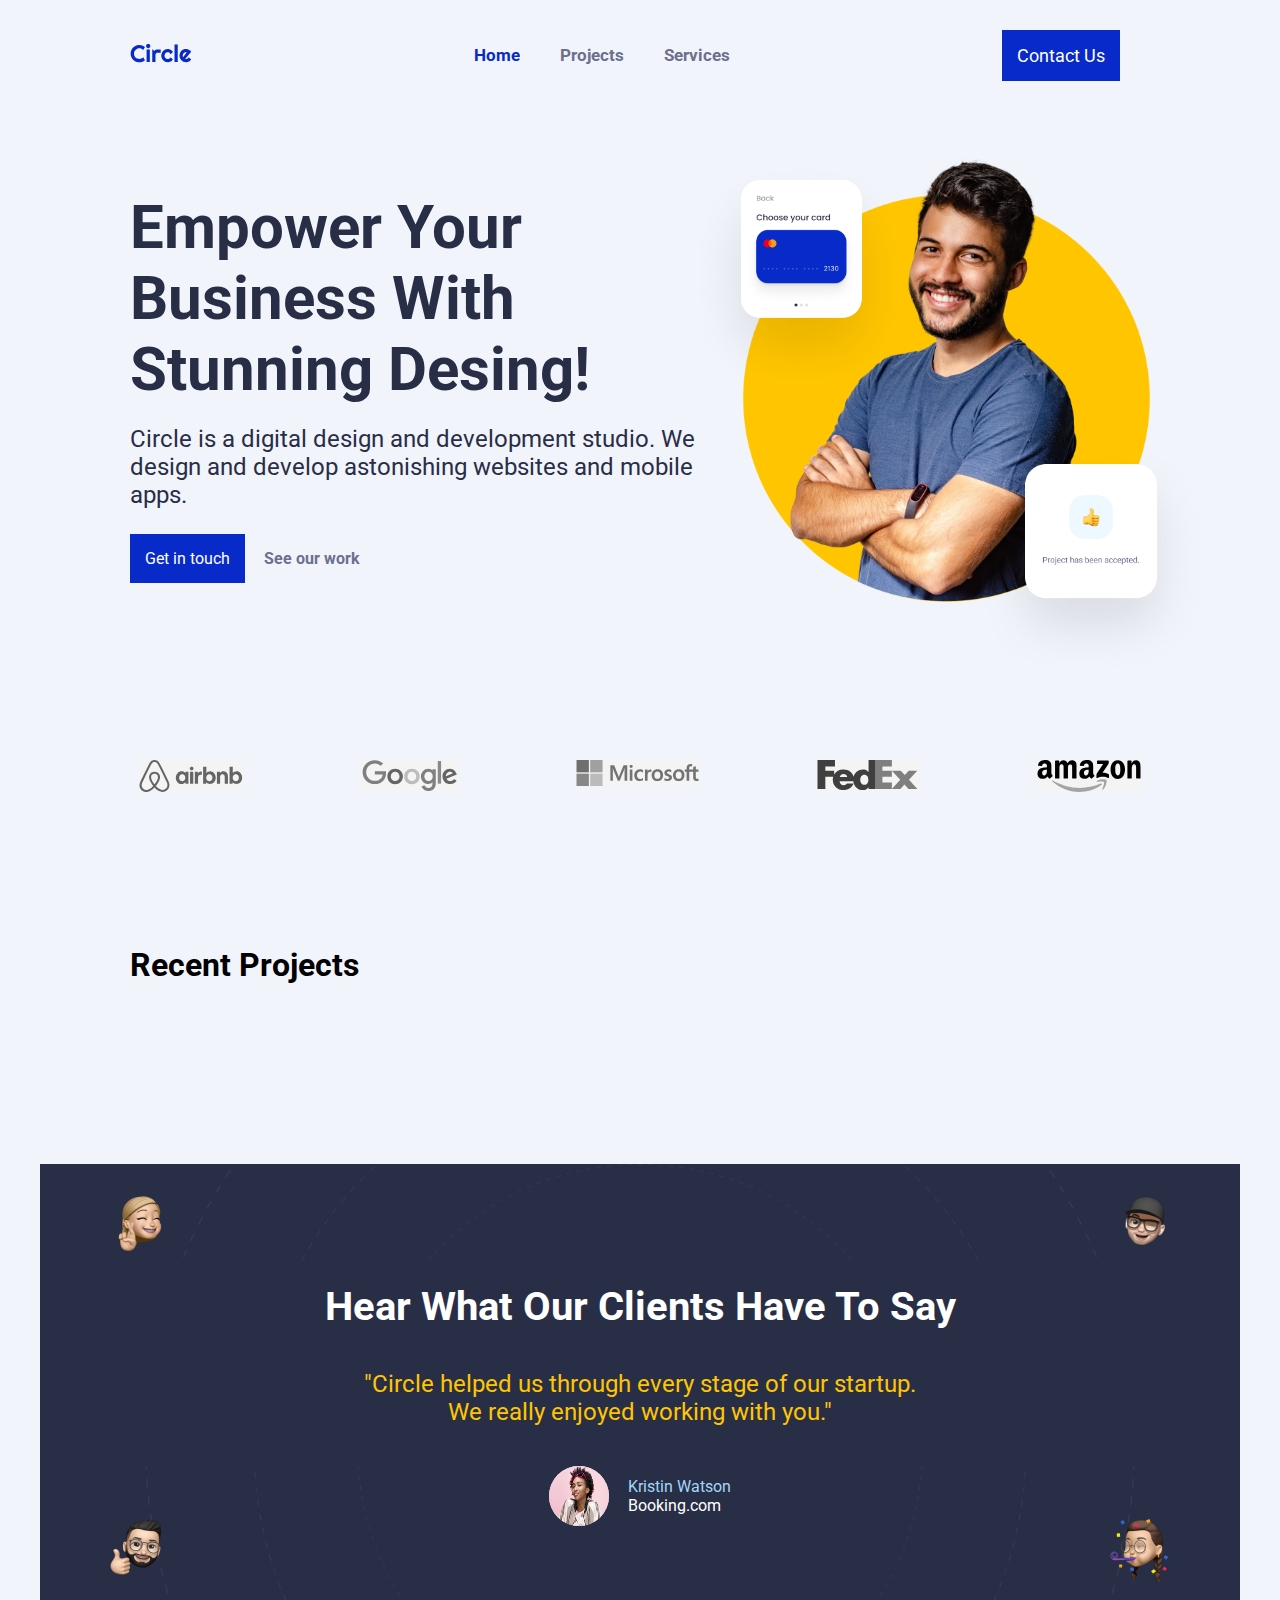
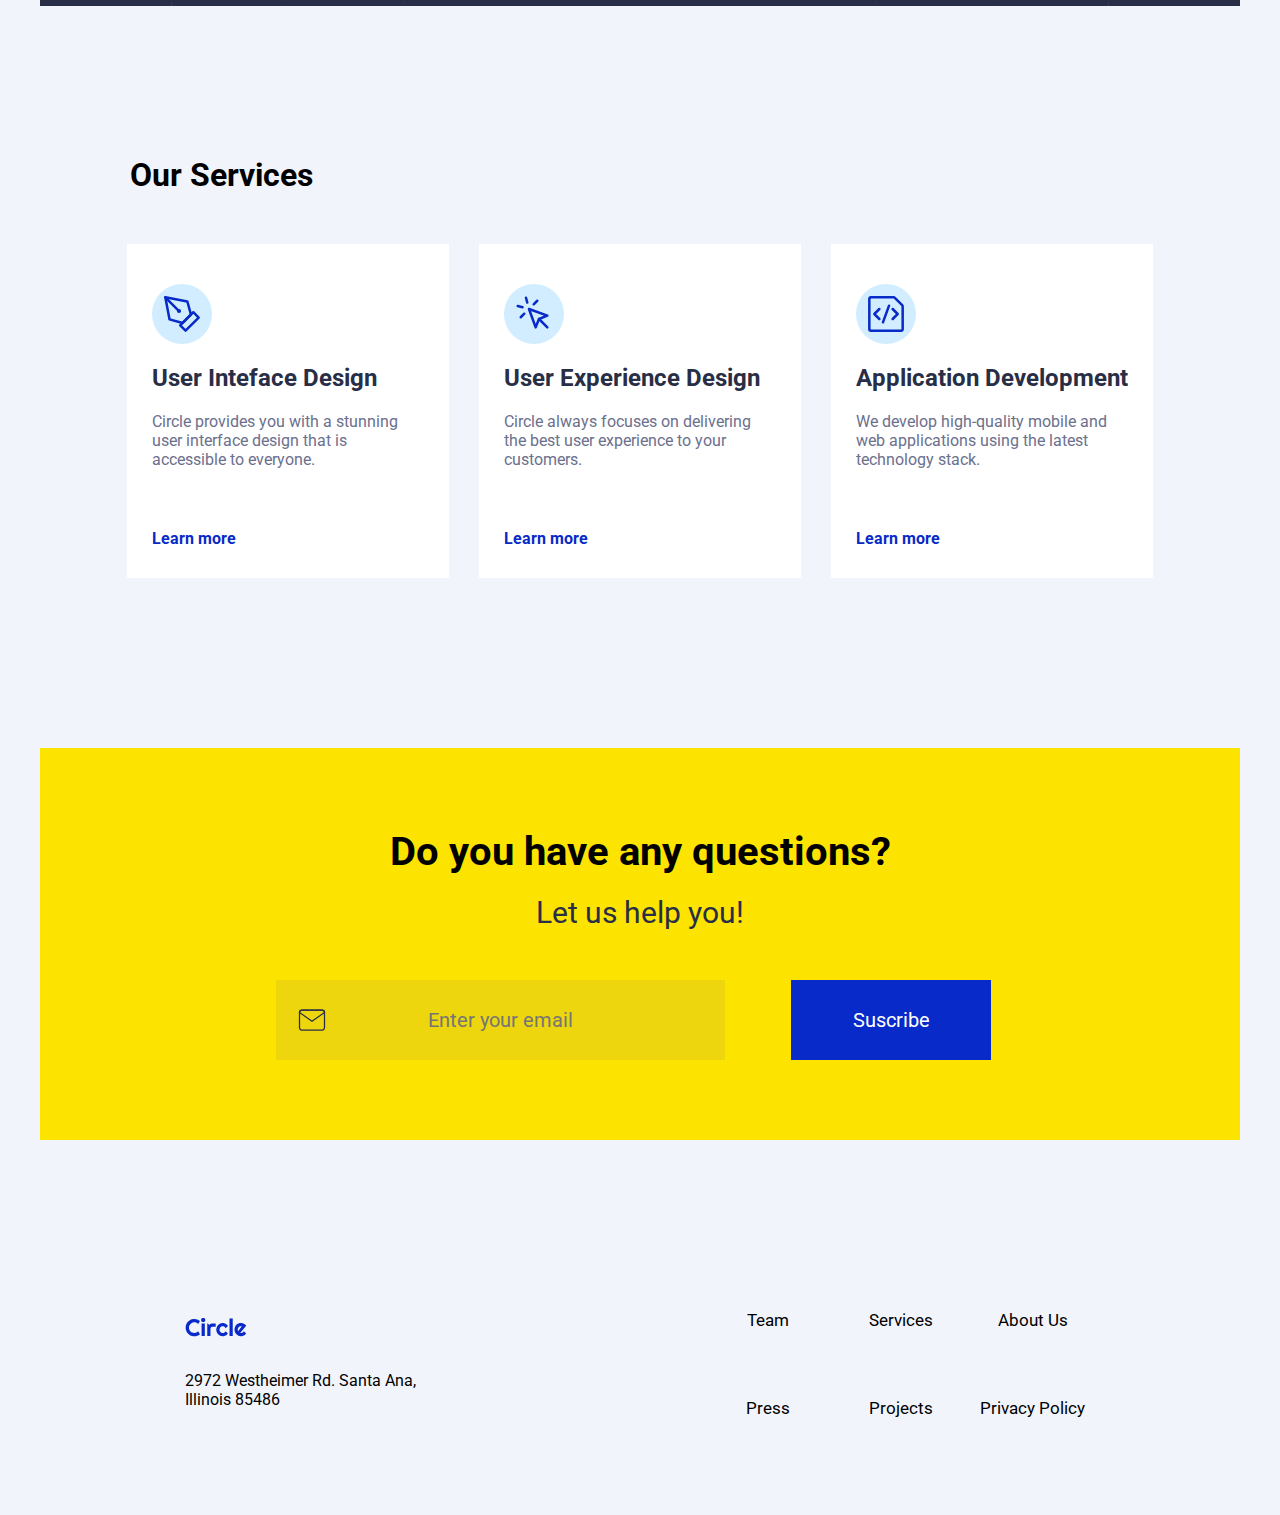
<file: index.html>
<!DOCTYPE html>
<html lang="en">
  <head>
    <meta charset="UTF-8" />
    <meta name="viewport" content="width=device-width, initial-scale=1.0" />
    <title>Circle Agency – Home</title>
    <link rel="stylesheet" type="text/css" href="./styles/global.css" />
    <link rel="stylesheet" type="text/css" href="./styles/index.css" />
    <link rel="stylesheet" type="text/css" href="./styles/footer.css" />
    <link rel="stylesheet" type="text/css" href="./styles/contact.css" />
    <link rel="stylesheet" type="text/css" href="./styles/header.css" />
    <link rel="stylesheet" type="text/css" href="./styles/newsletter.css" />
    <link
      rel="stylesheet"
      type="text/css"
      href="https://cdnjs.cloudflare.com/ajax/libs/font-awesome/4.7.0/css/font-awesome.min.css"
    />
    <link
      rel="shortcut icon"
      type="image/x-icon"
      href="./assets/logos/favicon.ico"
    />
    <script src="./js/fetchData.js"></script>
  </head>

  <header>
    <nav class="navbar">
      <label class="navbar-toggle" for="chkToggle">
        <i class="fa fa-bars burger"></i>
      </label>
      <a class="logo" href="../index.html">
        <img src="../assets/logos/circle.svg" alt="Circle Logo" />
      </a>
      <ul class="main-nav" >
        <li>
          <a class="nav-links menu-selected" href="../index.html">Home</a>
        </li>
        <li>
          <a class="nav-links" href="../index.html#projects">Projects</a>
        </li>
        <li>
          <a class="nav-links" href="../index.html#services">Services</a>
        </li>
      </ul>
      <a class="btn capitalize" id="menuBtn" href="../pages/contact.html">Contact us</a>
    </nav>
  </header>

  <body>
    <section class="hero">
      <div class="hero-content">
        <h1 class="capitalize">Empower your Business with stunning desing!</h1>
        <h3>
          Circle is a digital design and development studio. We design and
          develop astonishing websites and mobile apps.
        </h3>
        <div class="hero-content-buttons">
          <a class="btn" href="#newsletter">Get in touch</a>
          <a href="#projects">See our work</a>
        </div>
      </div>
      <div class="hero-images">
        <img
          class="img-hero"
          src="./assets/hero-section/hero-image.png"
          alt="Hero image"
        />
        <img
          class="img-card"
          src="./assets/hero-section/card-1.png"
          alt="Choose your credit card"
        />
        <img
          class="img-card img-card-botton"
          src="./assets/hero-section/card-2.png"
          alt="Project has been accepted card"
        />
      </div>
    </section>

    <section class="clients">
      <a href="https://www.airbnb.com" target="_blank">
        <img
          class="img-client"
          src="./assets/logos/airbnb-logo.svg"
          alt="airbnb logo"
        />
      </a>
      <a href="https://www.google.com" target="_blank">
        <img
          class="img-client"
          src="./assets/logos/google-logo.svg"
          alt="Google logo"
        />
      </a>
      <a href="https://www.microsoft.com" target="_blank">
        <img
          class="img-client"
          src="./assets/logos/microsoft-logo.svg"
          alt="Microsoft logo"
        />
      </a>
      <a href="https://www.fedex.com" target="_blank">
        <img
          class="img-client"
          src="./assets/logos/fedex-logo.svg"
          alt="FedEx logo"
        />
      </a>
      <a href="https://www.amazon.com" target="_blank">
        <img
          class="img-client"
          src="./assets/logos/amazon-logo.svg"
          alt="amazon logo"
        />
      </a>
    </section>

    <section id="projects" class="recent-projects">
      <h2 class="capitalize">Recent projects</h2>
      <div class="projects-container">
      </div>
    </section>

    <section class="testimonial">
      <div class="testimonial-memojis">
        <img
          class="testimonial-memoji1"
          src="./assets/testimonial-section/memoji-1.png"
          alt="Memoji 1"
        />
        <img
          class="testimonial-memoji2"
          src="./assets/testimonial-section/memoji-2.png"
          alt="Memoji 2"
        />
        <img
          class="testimonial-memoji3"
          src="./assets/testimonial-section/memoji-3.png"
          alt="Memoji 3"
        />
        <img
          class="testimonial-memoji4"
          src="./assets/testimonial-section/memoji-4.png"
          alt="Memoji 4"
        />
      </div>
      <div class="testimonial-text">
        <h3 class="capitalize">Hear what our clients have to say</h3>
        <p>
          "Circle helped us through every stage of our startup.
          <br />
          We really enjoyed working with you."
        </p>
      </div>
      <div class="testimonial-profile">
        <img
          class="testimonial-profile-img"
          src="./assets/testimonial-section/profile.png"
          alt="Kristin Watson profile image"
        />
        <div class="testimonial-profile-info">
          <p class="name">Kristin Watson</p>
          <p class="origin">Booking.com</p>
        </div>
      </div>
    </section>

    <section id="services" class="services">
      <h2 class="capitalize">Our services</h2>
      <div class="services-container">
        <article class="services-card">
          <div class="img-services">
            <img
              src="./assets/services-section/1.svg"
              alt="User inteface design icon"
            />
          </div>
          <h4 class="capitalize">User inteface design</h4>
          <p>
            Circle provides you with a stunning user interface design that is
            accessible to everyone.
          </p>
          <a class="learn-more" href="#">Learn more</a>
        </article>
        <article class="services-card">
          <div class="img-services">
            <img
              src="./assets/services-section/2.svg"
              alt="User experience design icon"
            />
          </div>
          <h4 class="capitalize">User experience design</h4>
          <p>
            Circle always focuses on delivering the best user experience to your
            customers.
          </p>
          <a class="learn-more" href="#">Learn more</a>
        </article>
        <article class="services-card">
          <div class="img-services">
            <img
              src="./assets/services-section/3.svg"
              alt="Application development icon"
            />
          </div>
          <h4 class="capitalize">Application development</h4>
          <p>
            We develop high-quality mobile and web applications using the latest
            technology stack.
          </p>
          <a class="learn-more" href="#">Learn more</a>
        </article>
      </div>
    </section>

    <section class="newsletter">
      <h2>Do you have any questions?</h2>
      <h3>Let us help you!</h3>
      <form action="">
        <input
          id="email"
          name="email"
          type="email"
          placeholder="Enter your email"
        />
        <a class="newsletter-suscribe">
          <input type="button" value="Suscribe" />
        </a>
      </form>
    </section>
    

    <footer class="footer">
      <div class="address-info">
        <a class="address-info-logo" href="index.html">
          <img src="../assets/logos/circle.svg" alt="Circle Logo" />
        </a>
        <p>
          2972 Westheimer Rd. Santa Ana,
          <br />
          Illinois 85486
        </p>
      </div>
      <ul class="sitemap">
        <li><a href="#">Team</a></li>
        <li><a href="#">Services</a></li>
        <li><a href="#">About Us</a></li>
        <li><a href="#">Press</a></li>
        <li><a href="#">Projects</a></li>
        <li><a href="#">Privacy Policy</a></li>
      </ul>
    </footer>
  </body>
</html>
</file>
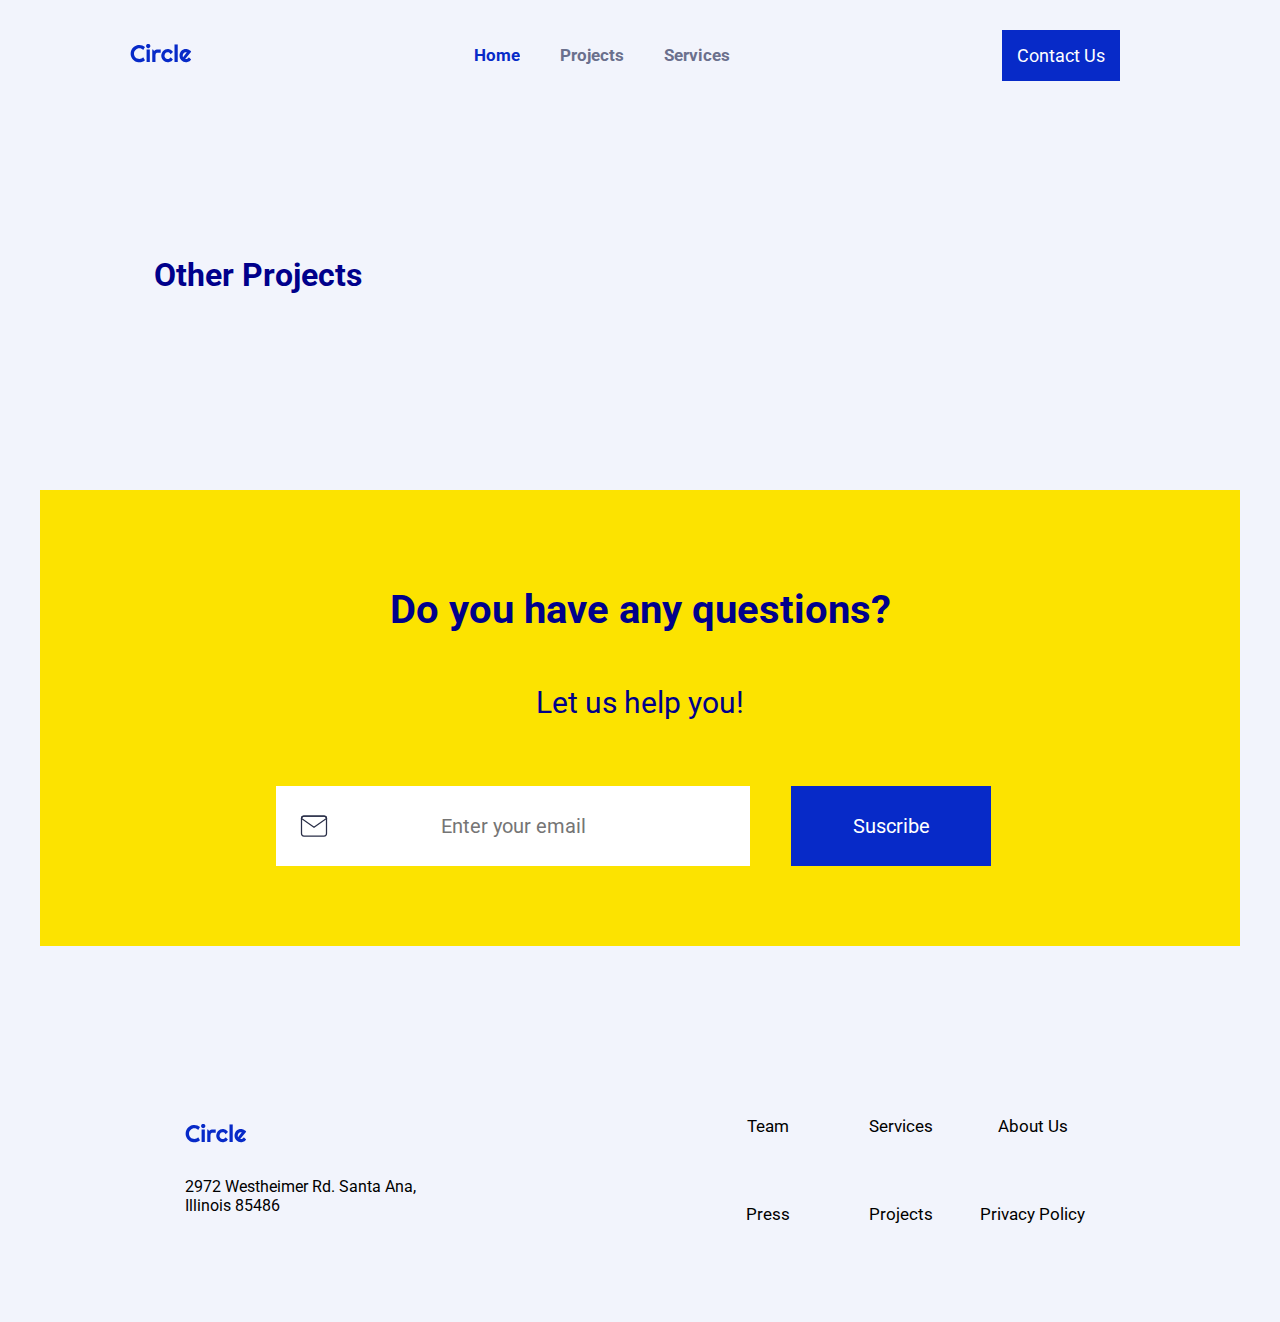
<file: pages/1.html>
<!DOCTYPE html>
<html lang="en">
  <head>
    <meta charset="UTF-8" />
    <meta name="viewport" content="width=device-width, initial-scale=1.0" />
    <title>Circle Agency – Projects</title>
    <link rel="stylesheet" type="text/css" href="../styles/global.css" />
    <link rel="stylesheet" type="text/css" href="../styles/modal.css" />
    <link rel="stylesheet" type="text/css" href="../styles/projects.css" />
    <link rel="stylesheet" type="text/css" href="../styles/header.css" />
    <link rel="stylesheet" type="text/css" href="../styles/footer.css" />
    <link rel="stylesheet" type="text/css" href="../styles/newsletter.css" />
    <link rel="stylesheet" type="text/css" href="../styles/index.css" />
    <link
      rel="stylesheet"
      type="text/css"
      href="https://cdnjs.cloudflare.com/ajax/libs/font-awesome/4.7.0/css/font-awesome.min.css"
    />
    <link
      rel="shortcut icon"
      type="image/x-icon"
      href="../assets/logos/favicon.ico"
    />
    <script src="../js/projectsData.js"></script>
  </head>
  <header>
    <nav class="navbar">
      <label class="navbar-toggle" for="chkToggle">
        <i class="fa fa-bars burger"></i>
      </label>
      <a class="logo" href="../index.html">
        <img src="../assets/logos/circle.svg" alt="Circle Logo" />
      </a>
      <ul class="main-nav">
        <li>
          <a class="nav-links menu-selected" href="../index.html">Home</a>
        </li>
        <li>
          <a class="nav-links" href="./1.html#projects">Projects</a>
        </li>
        <li>
          <a class="nav-links" href="">Services</a>
        </li>
      </ul>
      <a class="btn capitalize" id="menuBtn" href="../pages/contact.html"
        >Contact us</a
      >
    </nav>
  </header>
  <body>
    <section id="project"></section>

    <section class="recent-projects" id="projects">
      <h2 class="capitalize">Other projects</h2>
      <div class="projects-container"></div>
    </section>

    <section class="newsletter">
      <h2>Do you have any questions?</h2>
      <h3>Let us help you!</h3>
      <form action="">
        <input
          id="email"
          name="email"
          type="email"
          placeholder="Enter your email"
        />
        <a class="newsletter-suscribe">
          <input type="button" value="Suscribe" />
        </a>
      </form>
    </section>

    <footer class="footer">
      <div class="address-info">
        <a class="address-info-logo" href="index.html">
          <img src="../assets/logos/circle.svg" alt="Circle Logo" />
        </a>
        <p>
          2972 Westheimer Rd. Santa Ana,
          <br />
          Illinois 85486
        </p>
      </div>
      <ul class="sitemap">
        <li><a href="#">Team</a></li>
        <li><a href="#">Services</a></li>
        <li><a href="#">About Us</a></li>
        <li><a href="#">Press</a></li>
        <li><a href="#">Projects</a></li>
        <li><a href="#">Privacy Policy</a></li>
      </ul>
    </footer>
  </body>
</html>
</file>
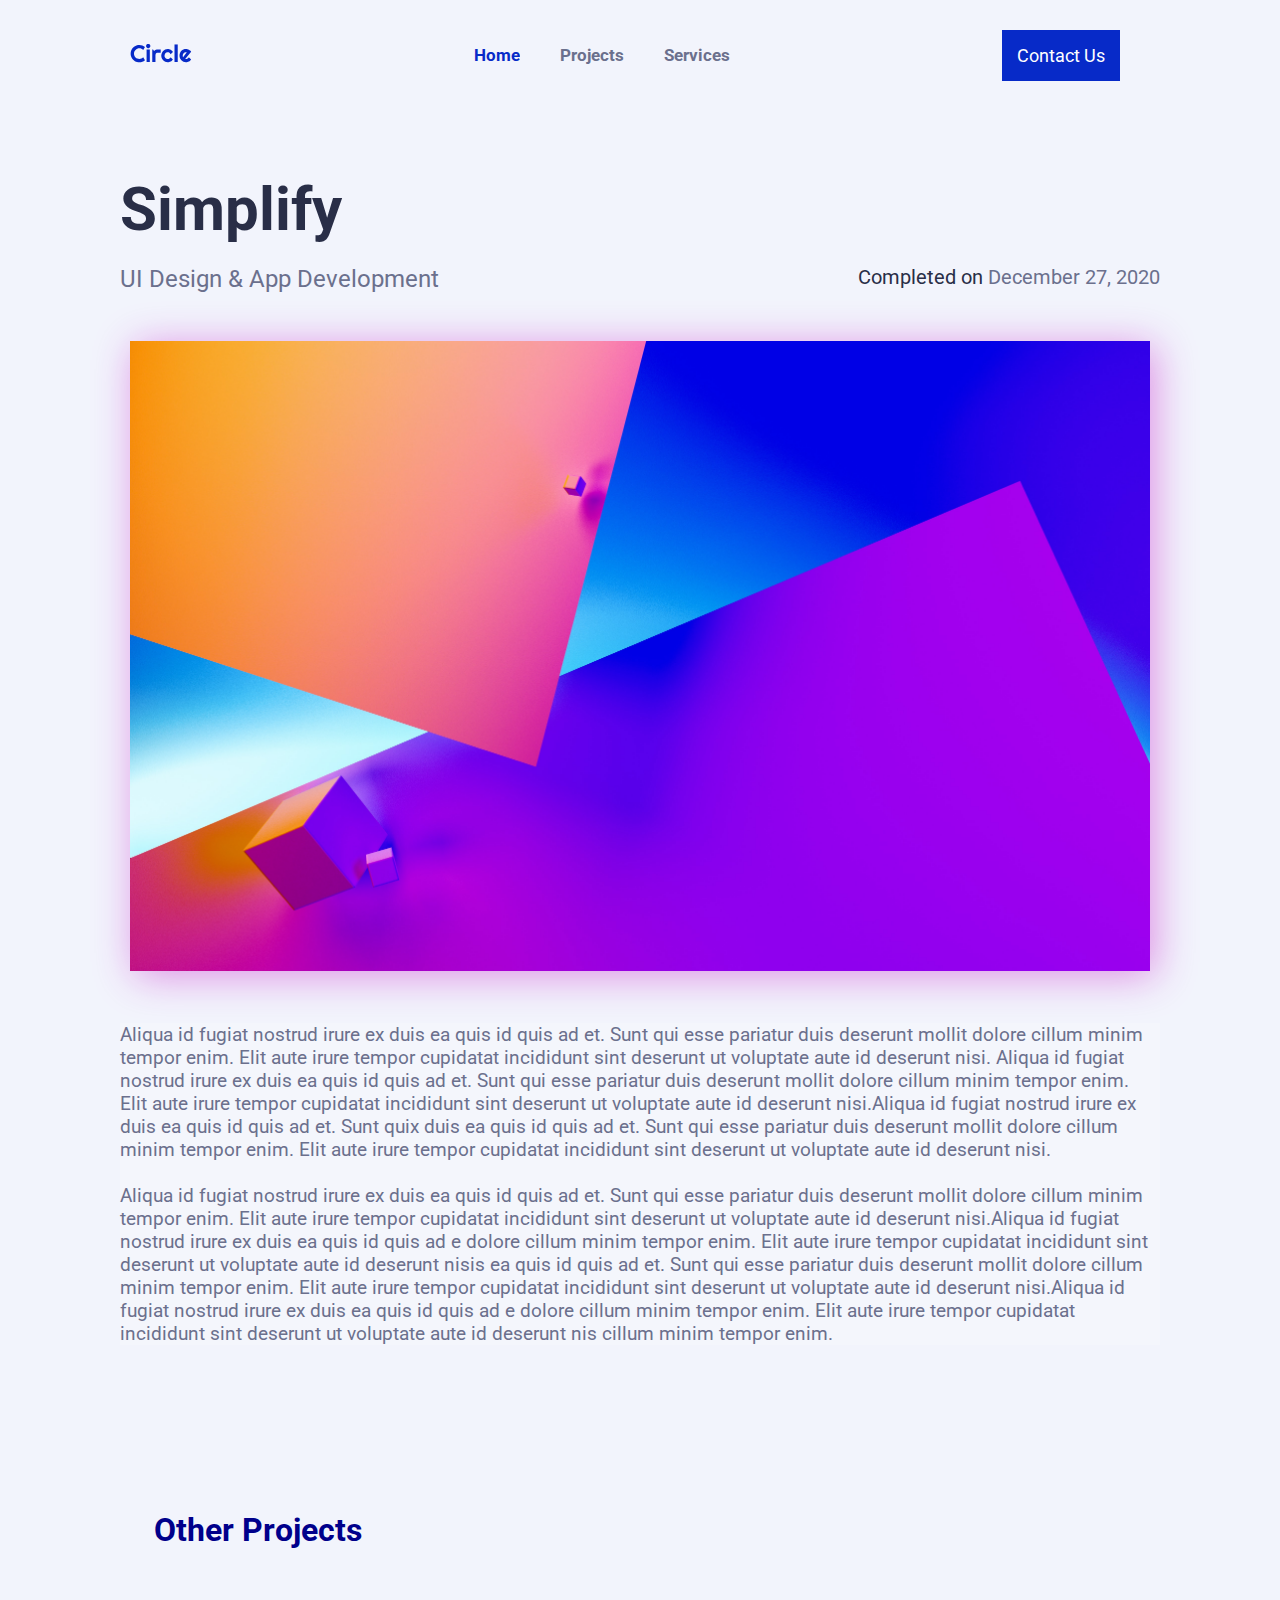
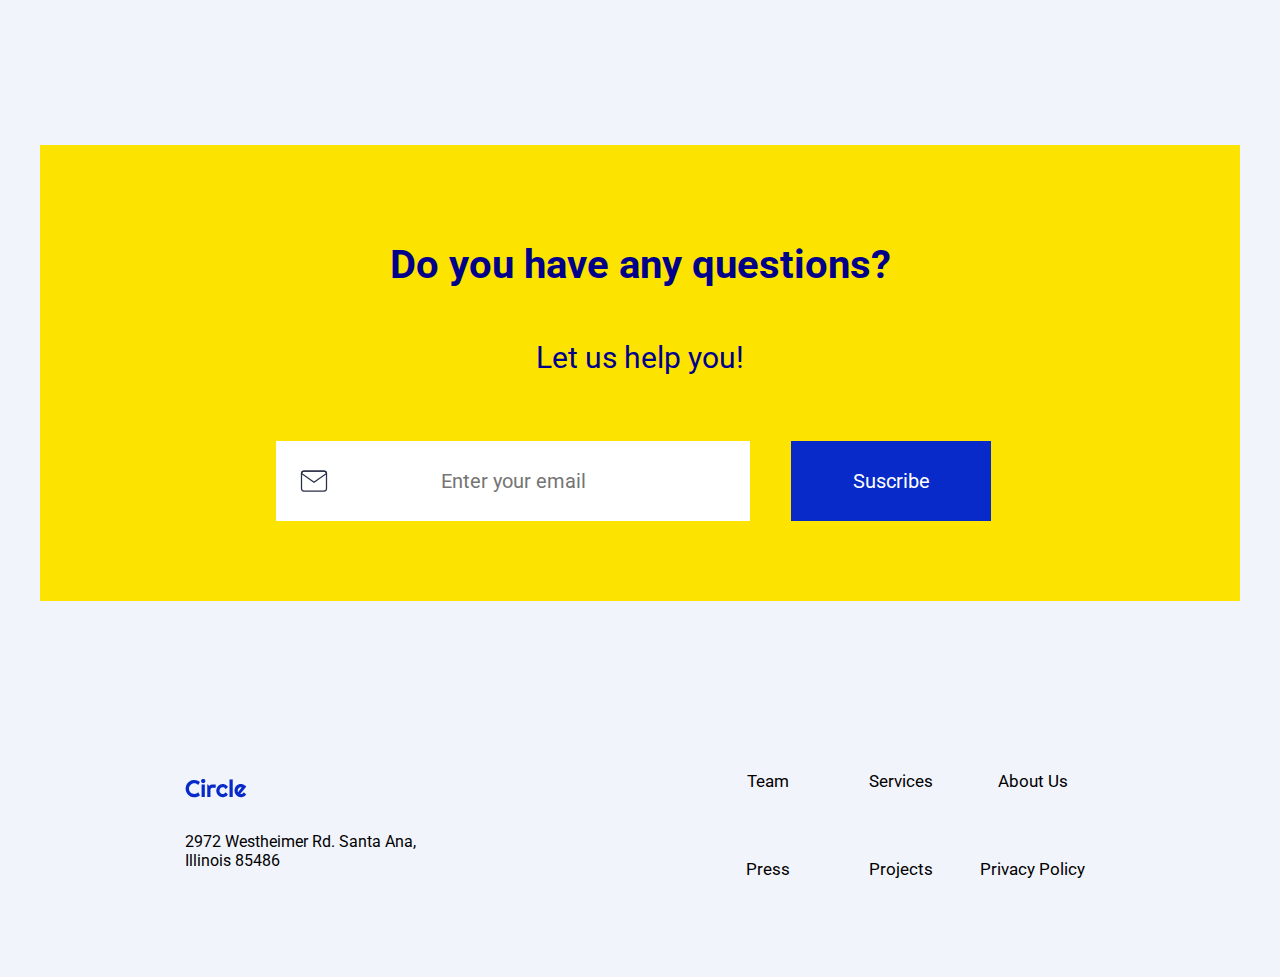
<file: pages/2.html>
<!DOCTYPE html>
<html lang="en">
  <head>
    <meta charset="UTF-8" />
    <meta name="viewport" content="width=device-width, initial-scale=1.0" />
    <title>Circle Agency – Projects</title>
    <link rel="stylesheet" type="text/css" href="../styles/global.css" />
    <link rel="stylesheet" type="text/css" href="../styles/modal.css" />
    <link rel="stylesheet" type="text/css" href="../styles/projects.css" />
    <link rel="stylesheet" type="text/css" href="../styles/header.css" />
    <link rel="stylesheet" type="text/css" href="../styles/footer.css" />
    <link rel="stylesheet" type="text/css" href="../styles/newsletter.css" />
    <link rel="stylesheet" type="text/css" href="../styles/index.css" />
    <link
      rel="stylesheet"
      type="text/css"
      href="https://cdnjs.cloudflare.com/ajax/libs/font-awesome/4.7.0/css/font-awesome.min.css"
    />
    <link
      rel="shortcut icon"
      type="image/x-icon"
      href="../assets/logos/favicon.ico"
    />
    <script src="../js/projectsData.js"></script>
  </head>

  <body>
    <header>
      <nav class="navbar">
        <label class="navbar-toggle" for="chkToggle">
          <i class="fa fa-bars burger"></i>
        </label>
        <a class="logo" href="../index.html">
          <img src="../assets/logos/circle.svg" alt="Circle Logo" />
        </a>
        <ul class="main-nav">
          <li>
            <a class="nav-links menu-selected" href="../index.html">Home</a>
          </li>
          <li>
            <a class="nav-links" href="./2.html#projects">Projects</a>
          </li>
          <li>
            <a class="nav-links" href="">Services</a>
          </li>
        </ul>
        <a class="btn capitalize" id="menuBtn" href="../pages/contact.html"
          >Contact us</a
        >
      </nav>
    </header>

    <section id="project">
      <h1 class="title">Simplify</h1>
      <div class="subtitle">
        <span class="UI-design-title">UI Design & App Development</span>

        <span class="completed-title"
          >Completed on
          <span class="completed-title-data">December 27, 2020</span>
        </span>
      </div>

      <div class="project-image-section">
        <img
          class="project-image"
          src="../assets/projects-section/1.jpg"
          alt="Simplify image"
        />
      </div>

      <article class="project-description">
        Aliqua id fugiat nostrud irure ex duis ea quis id quis ad et. Sunt qui
        esse pariatur duis deserunt mollit dolore cillum minim tempor enim. Elit
        aute irure tempor cupidatat incididunt sint deserunt ut voluptate aute
        id deserunt nisi. Aliqua id fugiat nostrud irure ex duis ea quis id quis
        ad et. Sunt qui esse pariatur duis deserunt mollit dolore cillum minim
        tempor enim. Elit aute irure tempor cupidatat incididunt sint deserunt
        ut voluptate aute id deserunt nisi.Aliqua id fugiat nostrud irure ex
        duis ea quis id quis ad et. Sunt quix duis ea quis id quis ad et. Sunt
        qui esse pariatur duis deserunt mollit dolore cillum minim tempor enim.
        Elit aute irure tempor cupidatat incididunt sint deserunt ut voluptate
        aute id deserunt nisi. <br />
        <br />
        Aliqua id fugiat nostrud irure ex duis ea quis id quis ad et. Sunt qui
        esse pariatur duis deserunt mollit dolore cillum minim tempor enim. Elit
        aute irure tempor cupidatat incididunt sint deserunt ut voluptate aute
        id deserunt nisi.Aliqua id fugiat nostrud irure ex duis ea quis id quis
        ad e dolore cillum minim tempor enim. Elit aute irure tempor cupidatat
        incididunt sint deserunt ut voluptate aute id deserunt nisis ea quis id
        quis ad et. Sunt qui esse pariatur duis deserunt mollit dolore cillum
        minim tempor enim. Elit aute irure tempor cupidatat incididunt sint
        deserunt ut voluptate aute id deserunt nisi.Aliqua id fugiat nostrud
        irure ex duis ea quis id quis ad e dolore cillum minim tempor enim. Elit
        aute irure tempor cupidatat incididunt sint deserunt ut voluptate aute
        id deserunt nis cillum minim tempor enim.
      </article>
    </section>

    <section class="recent-projects" id="projects">
      <h2 class="capitalize">Other projects</h2>
      <div class="projects-container"></div>
    </section>

    <section class="newsletter">
      <h2>Do you have any questions?</h2>
      <h3>Let us help you!</h3>
      <form action="">
        <input
          id="email"
          name="email"
          type="email"
          placeholder="Enter your email"
        />
        <a class="newsletter-suscribe">
          <input type="button" value="Suscribe" />
        </a>
      </form>
    </section>

    <footer class="footer">
      <div class="address-info">
        <a class="address-info-logo" href="index.html">
          <img src="../assets/logos/circle.svg" alt="Circle Logo" />
        </a>
        <p>
          2972 Westheimer Rd. Santa Ana,
          <br />
          Illinois 85486
        </p>
      </div>
      <ul class="sitemap">
        <li><a href="#">Team</a></li>
        <li><a href="#">Services</a></li>
        <li><a href="#">About Us</a></li>
        <li><a href="#">Press</a></li>
        <li><a href="#">Projects</a></li>
        <li><a href="#">Privacy Policy</a></li>
      </ul>
    </footer>
  </body>
</html>
</file>
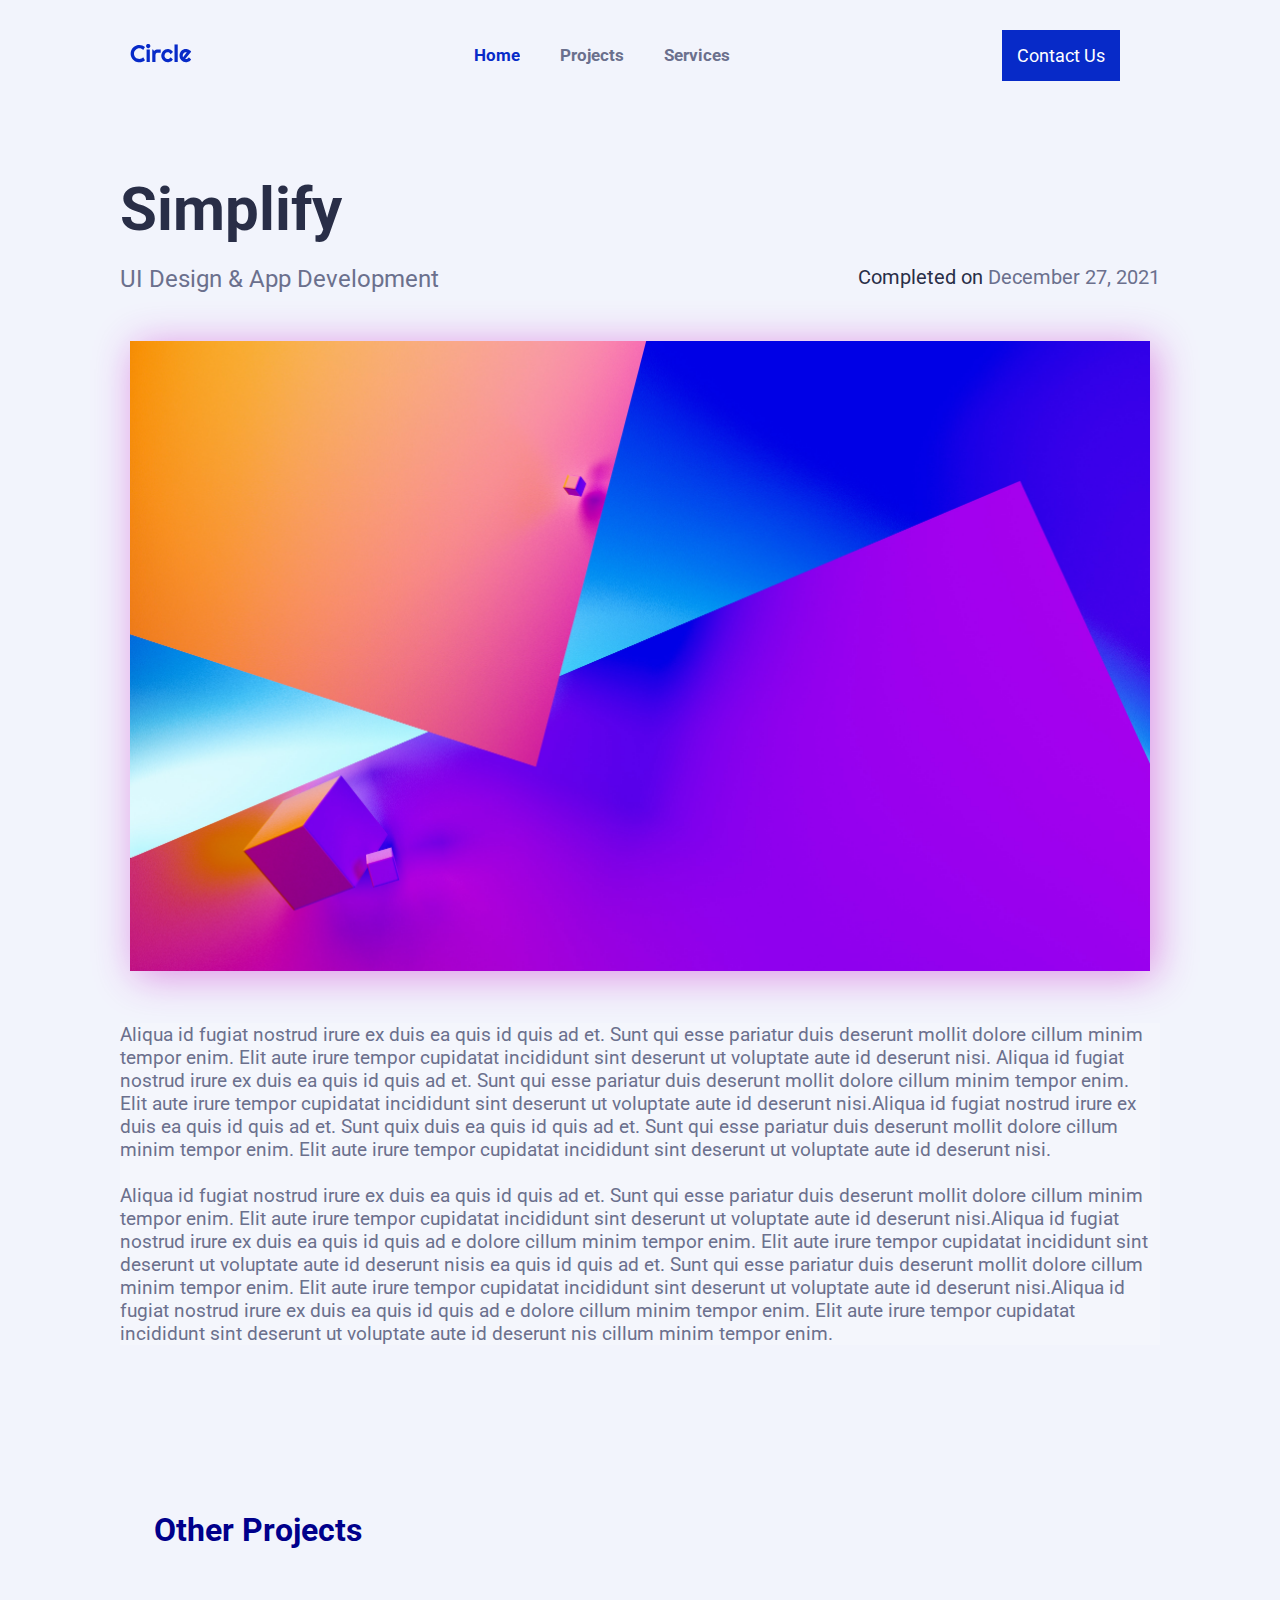
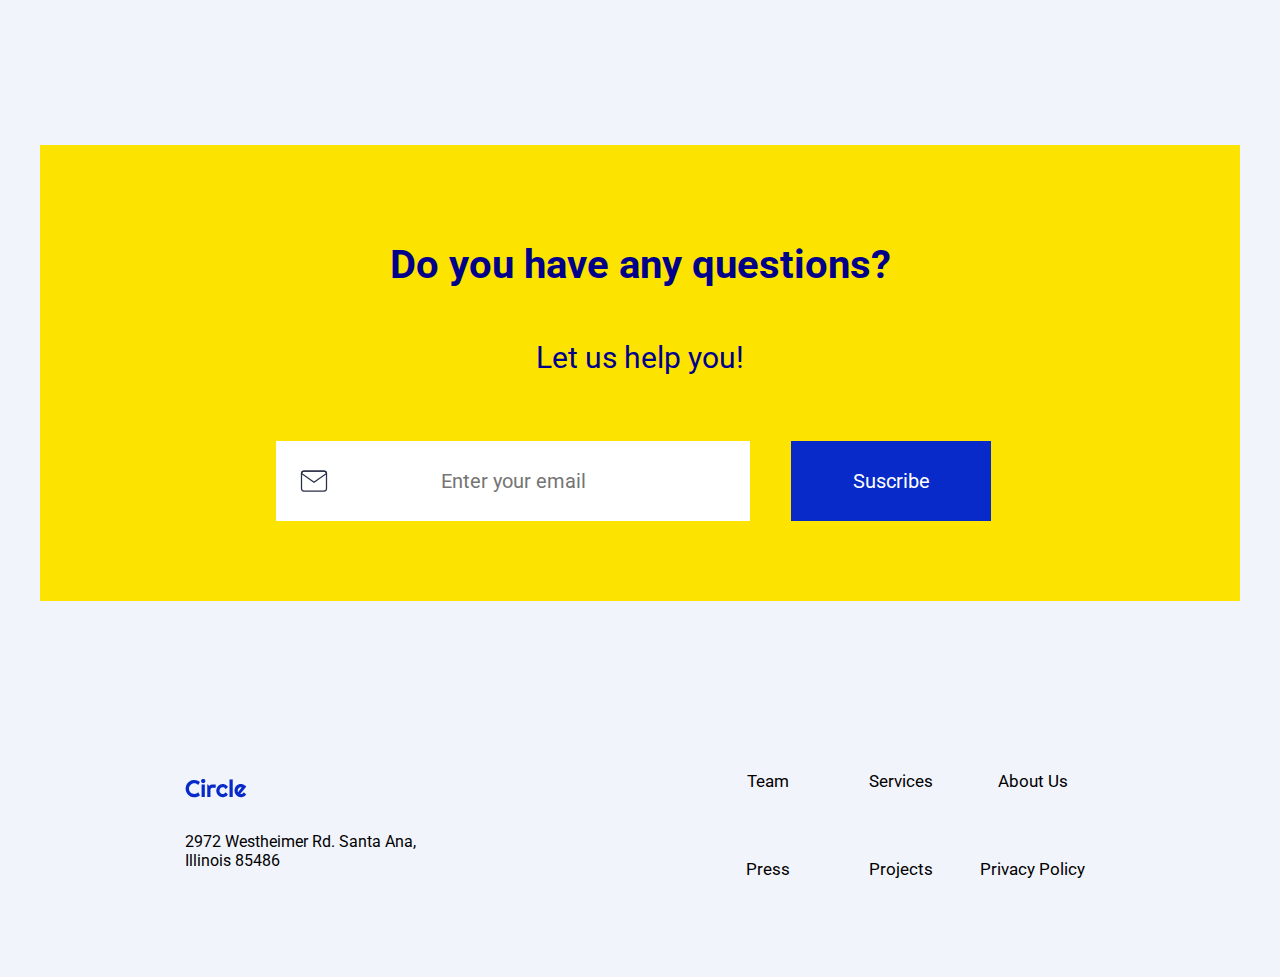
<file: pages/3.html>
<!DOCTYPE html>
<html lang="en">
  <head>
    <meta charset="UTF-8" />
    <meta name="viewport" content="width=device-width, initial-scale=1.0" />
    <title>Circle Agency – Projects</title>
    <link rel="stylesheet" type="text/css" href="../styles/global.css" />
    <link rel="stylesheet" type="text/css" href="../styles/modal.css" />
    <link rel="stylesheet" type="text/css" href="../styles/projects.css" />
    <link rel="stylesheet" type="text/css" href="../styles/header.css" />
    <link rel="stylesheet" type="text/css" href="../styles/footer.css" />
    <link rel="stylesheet" type="text/css" href="../styles/newsletter.css" />
    <link rel="stylesheet" type="text/css" href="../styles/index.css" />
    <link
      rel="stylesheet"
      type="text/css"
      href="https://cdnjs.cloudflare.com/ajax/libs/font-awesome/4.7.0/css/font-awesome.min.css"
    />
    <link
      rel="shortcut icon"
      type="image/x-icon"
      href="../assets/logos/favicon.ico"
    />
    <script src="../js/projectsData.js"></script>
  </head>

  <body>
    <header>
      <nav class="navbar">
        <label class="navbar-toggle" for="chkToggle">
          <i class="fa fa-bars burger"></i>
        </label>
        <a class="logo" href="../index.html">
          <img src="../assets/logos/circle.svg" alt="Circle Logo" />
        </a>
        <ul class="main-nav">
          <li>
            <a class="nav-links menu-selected" href="../index.html">Home</a>
          </li>
          <li>
            <a class="nav-links" href="./3.html#projects">Projects</a>
          </li>
          <li>
            <a class="nav-links" href="">Services</a>
          </li>
        </ul>
        <a class="btn capitalize" id="menuBtn" href="../pages/contact.html"
          >Contact us</a
        >
      </nav>
    </header>

    <section id="project">
      <h1 class="title">Simplify</h1>
      <div class="subtitle">
        <span class="UI-design-title">UI Design & App Development</span>

        <span class="completed-title"
          >Completed on
          <span class="completed-title-data">December 27, 2021</span>
        </span>
      </div>

      <div class="project-image-section">
        <img
          class="project-image"
          src="../assets/projects-section/1.jpg"
          alt="Simplify image"
        />
      </div>

      <article class="project-description">
        Aliqua id fugiat nostrud irure ex duis ea quis id quis ad et. Sunt qui
        esse pariatur duis deserunt mollit dolore cillum minim tempor enim. Elit
        aute irure tempor cupidatat incididunt sint deserunt ut voluptate aute
        id deserunt nisi. Aliqua id fugiat nostrud irure ex duis ea quis id quis
        ad et. Sunt qui esse pariatur duis deserunt mollit dolore cillum minim
        tempor enim. Elit aute irure tempor cupidatat incididunt sint deserunt
        ut voluptate aute id deserunt nisi.Aliqua id fugiat nostrud irure ex
        duis ea quis id quis ad et. Sunt quix duis ea quis id quis ad et. Sunt
        qui esse pariatur duis deserunt mollit dolore cillum minim tempor enim.
        Elit aute irure tempor cupidatat incididunt sint deserunt ut voluptate
        aute id deserunt nisi. <br />
        <br />
        Aliqua id fugiat nostrud irure ex duis ea quis id quis ad et. Sunt qui
        esse pariatur duis deserunt mollit dolore cillum minim tempor enim. Elit
        aute irure tempor cupidatat incididunt sint deserunt ut voluptate aute
        id deserunt nisi.Aliqua id fugiat nostrud irure ex duis ea quis id quis
        ad e dolore cillum minim tempor enim. Elit aute irure tempor cupidatat
        incididunt sint deserunt ut voluptate aute id deserunt nisis ea quis id
        quis ad et. Sunt qui esse pariatur duis deserunt mollit dolore cillum
        minim tempor enim. Elit aute irure tempor cupidatat incididunt sint
        deserunt ut voluptate aute id deserunt nisi.Aliqua id fugiat nostrud
        irure ex duis ea quis id quis ad e dolore cillum minim tempor enim. Elit
        aute irure tempor cupidatat incididunt sint deserunt ut voluptate aute
        id deserunt nis cillum minim tempor enim.
      </article>
    </section>

    <section class="recent-projects" id="projects">
      <h2 class="capitalize">Other projects</h2>
      <div class="projects-container"></div>
    </section>

    <section class="newsletter">
      <h2>Do you have any questions?</h2>
      <h3>Let us help you!</h3>
      <form action="">
        <input
          id="email"
          name="email"
          type="email"
          placeholder="Enter your email"
        />
        <a class="newsletter-suscribe">
          <input type="button" value="Suscribe" />
        </a>
      </form>
    </section>

    <footer class="footer">
      <div class="address-info">
        <a class="address-info-logo" href="index.html">
          <img src="../assets/logos/circle.svg" alt="Circle Logo" />
        </a>
        <p>
          2972 Westheimer Rd. Santa Ana,
          <br />
          Illinois 85486
        </p>
      </div>
      <ul class="sitemap">
        <li><a href="#">Team</a></li>
        <li><a href="#">Services</a></li>
        <li><a href="#">About Us</a></li>
        <li><a href="#">Press</a></li>
        <li><a href="#">Projects</a></li>
        <li><a href="#">Privacy Policy</a></li>
      </ul>
    </footer>
  </body>
</html>
</file>
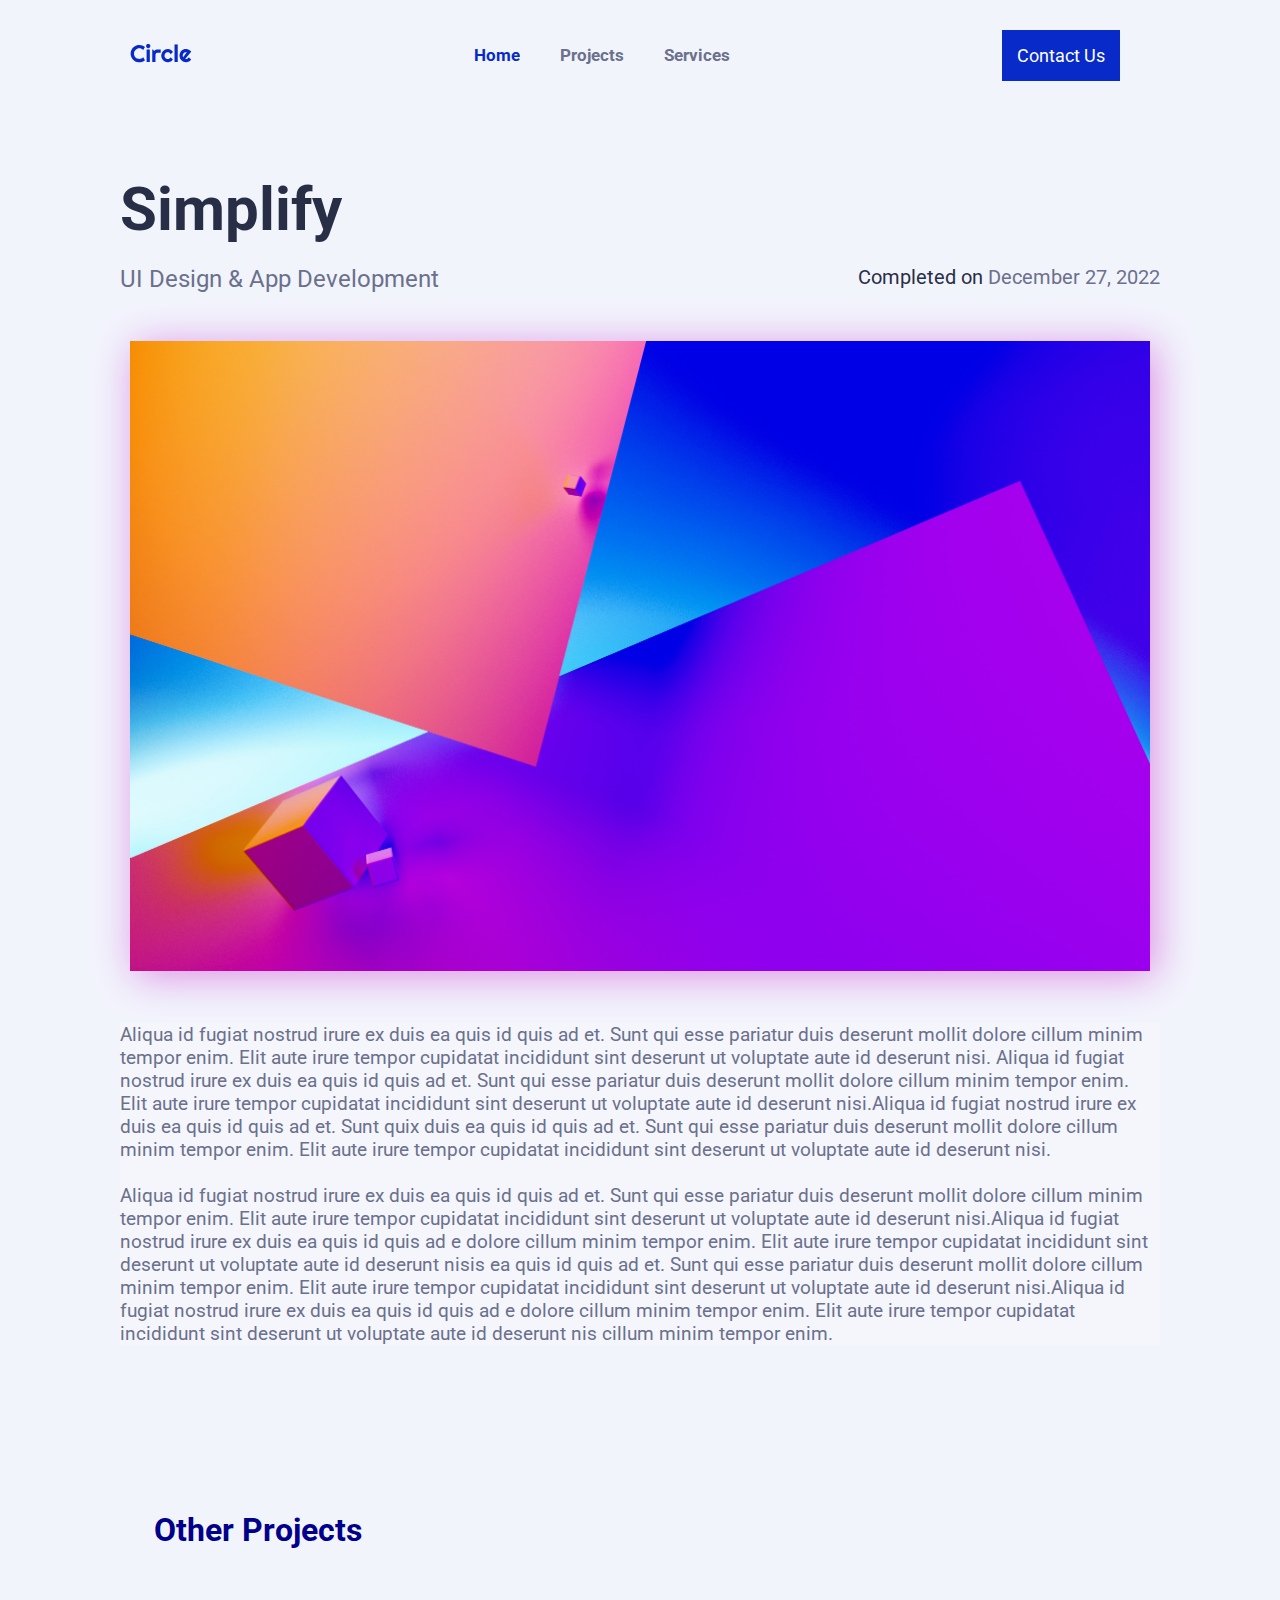
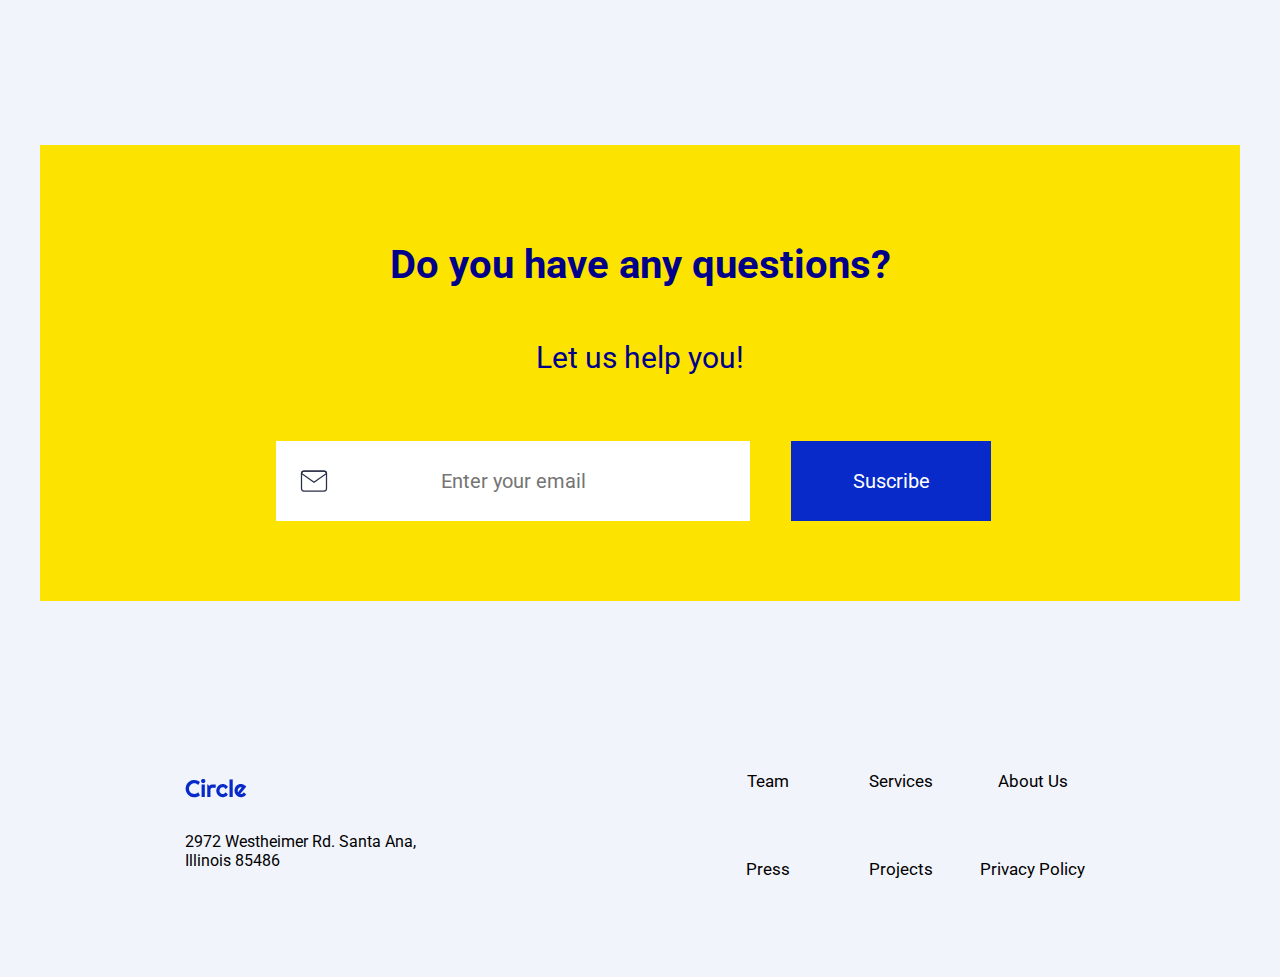
<file: pages/4.html>
<!DOCTYPE html>
<html lang="en">
  <head>
    <meta charset="UTF-8" />
    <meta name="viewport" content="width=device-width, initial-scale=1.0" />
    <title>Circle Agency – Projects</title>
    <link rel="stylesheet" type="text/css" href="../styles/global.css" />
    <link rel="stylesheet" type="text/css" href="../styles/modal.css" />
    <link rel="stylesheet" type="text/css" href="../styles/projects.css" />
    <link rel="stylesheet" type="text/css" href="../styles/header.css" />
    <link rel="stylesheet" type="text/css" href="../styles/footer.css" />
    <link rel="stylesheet" type="text/css" href="../styles/newsletter.css" />
    <link rel="stylesheet" type="text/css" href="../styles/index.css" />
    <link
      rel="stylesheet"
      type="text/css"
      href="https://cdnjs.cloudflare.com/ajax/libs/font-awesome/4.7.0/css/font-awesome.min.css"
    />
    <link
      rel="shortcut icon"
      type="image/x-icon"
      href="../assets/logos/favicon.ico"
    />
    <script src="../js/projectsData.js"></script>
  </head>

  <body>
    <header>
      <nav class="navbar">
        <label class="navbar-toggle" for="chkToggle">
          <i class="fa fa-bars burger"></i>
        </label>
        <a class="logo" href="../index.html">
          <img src="../assets/logos/circle.svg" alt="Circle Logo" />
        </a>
        <ul class="main-nav">
          <li>
            <a class="nav-links menu-selected" href="../index.html">Home</a>
          </li>
          <li>
            <a class="nav-links" href="./4.html#projects">Projects</a>
          </li>
          <li>
            <a class="nav-links" href="">Services</a>
          </li>
        </ul>
        <a class="btn capitalize" id="menuBtn" href="../pages/contact.html"
          >Contact us</a
        >
      </nav>
    </header>

    <section id="project">
      <h1 class="title">Simplify</h1>
      <div class="subtitle">
        <span class="UI-design-title">UI Design & App Development</span>

        <span class="completed-title"
          >Completed on
          <span class="completed-title-data">December 27, 2022</span>
        </span>
      </div>

      <div class="project-image-section">
        <img
          class="project-image"
          src="../assets/projects-section/1.jpg"
          alt="Simplify image"
        />
      </div>

      <article class="project-description">
        Aliqua id fugiat nostrud irure ex duis ea quis id quis ad et. Sunt qui
        esse pariatur duis deserunt mollit dolore cillum minim tempor enim. Elit
        aute irure tempor cupidatat incididunt sint deserunt ut voluptate aute
        id deserunt nisi. Aliqua id fugiat nostrud irure ex duis ea quis id quis
        ad et. Sunt qui esse pariatur duis deserunt mollit dolore cillum minim
        tempor enim. Elit aute irure tempor cupidatat incididunt sint deserunt
        ut voluptate aute id deserunt nisi.Aliqua id fugiat nostrud irure ex
        duis ea quis id quis ad et. Sunt quix duis ea quis id quis ad et. Sunt
        qui esse pariatur duis deserunt mollit dolore cillum minim tempor enim.
        Elit aute irure tempor cupidatat incididunt sint deserunt ut voluptate
        aute id deserunt nisi. <br />
        <br />
        Aliqua id fugiat nostrud irure ex duis ea quis id quis ad et. Sunt qui
        esse pariatur duis deserunt mollit dolore cillum minim tempor enim. Elit
        aute irure tempor cupidatat incididunt sint deserunt ut voluptate aute
        id deserunt nisi.Aliqua id fugiat nostrud irure ex duis ea quis id quis
        ad e dolore cillum minim tempor enim. Elit aute irure tempor cupidatat
        incididunt sint deserunt ut voluptate aute id deserunt nisis ea quis id
        quis ad et. Sunt qui esse pariatur duis deserunt mollit dolore cillum
        minim tempor enim. Elit aute irure tempor cupidatat incididunt sint
        deserunt ut voluptate aute id deserunt nisi.Aliqua id fugiat nostrud
        irure ex duis ea quis id quis ad e dolore cillum minim tempor enim. Elit
        aute irure tempor cupidatat incididunt sint deserunt ut voluptate aute
        id deserunt nis cillum minim tempor enim.
      </article>
    </section>

    <section class="recent-projects" id="projects">
      <h2 class="capitalize">Other projects</h2>
      <div class="projects-container"></div>
    </section>

    <section class="newsletter">
      <h2>Do you have any questions?</h2>
      <h3>Let us help you!</h3>
      <form action="">
        <input
          id="email"
          name="email"
          type="email"
          placeholder="Enter your email"
        />
        <a class="newsletter-suscribe">
          <input type="button" value="Suscribe" />
        </a>
      </form>
    </section>

    <footer class="footer">
      <div class="address-info">
        <a class="address-info-logo" href="index.html">
          <img src="../assets/logos/circle.svg" alt="Circle Logo" />
        </a>
        <p>
          2972 Westheimer Rd. Santa Ana,
          <br />
          Illinois 85486
        </p>
      </div>
      <ul class="sitemap">
        <li><a href="#">Team</a></li>
        <li><a href="#">Services</a></li>
        <li><a href="#">About Us</a></li>
        <li><a href="#">Press</a></li>
        <li><a href="#">Projects</a></li>
        <li><a href="#">Privacy Policy</a></li>
      </ul>
    </footer>
  </body>
</html>
</file>
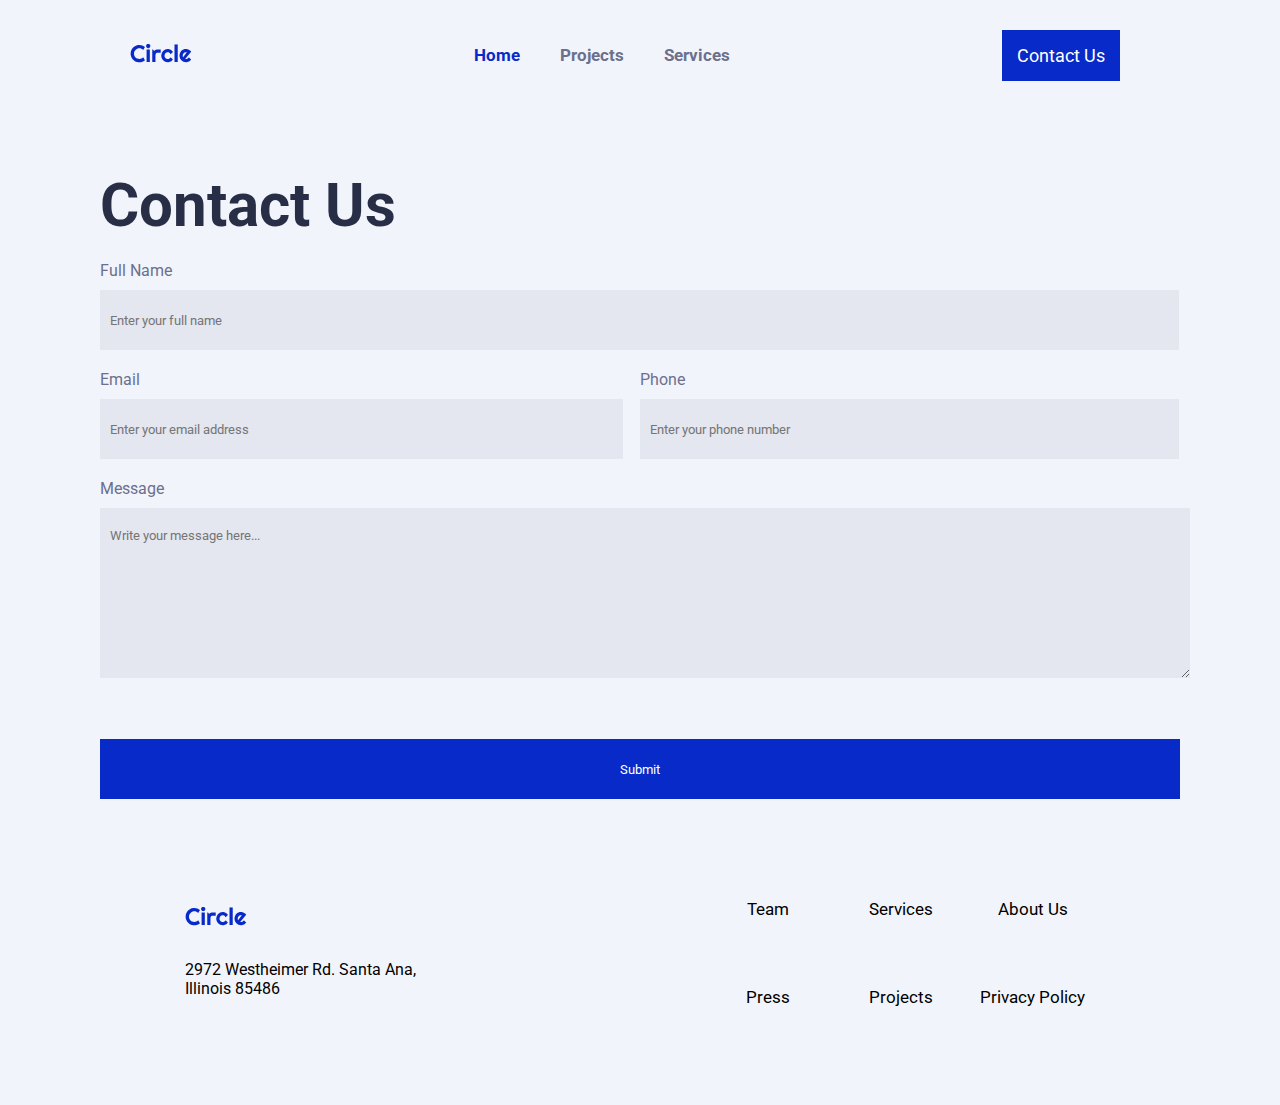
<file: pages/contact.html>
<!DOCTYPE html>
<html lang="en">
  <head>
    <meta charset="UTF-8" />
    <meta name="viewport" content="width=device-width, initial-scale=1.0" />
    <title>Circle Agency – Contact</title>
    <link rel="stylesheet" href="../styles/global.css" />
    <link rel="stylesheet" href="../styles/modal.css" />
    <link rel="stylesheet" href="../styles/contact.css" />
    <link rel="stylesheet" href="../styles/footer.css" />
    <link rel="stylesheet" href="../styles/header.css" />
    <link 
      rel="stylesheet"
      type="text/css"
      href="https://cdnjs.cloudflare.com/ajax/libs/font-awesome/4.7.0/css/font-awesome.min.css"
    />
    <link
      rel="shortcut icon"
      type="image/x-icon"
      href="../assets/logos/favicon.ico"
    />
  </head>

  <body>
    <header>
      <nav class="navbar">
        <label class="navbar-toggle" id="js-navbar-toggle" for="chkToggle">
          <i class="fa fa-bars burger"></i>
        </label>
        <a class="logo" href="../index.html">
          <img src="../assets/logos/circle.svg" alt="Circle Logo" />
        </a>
        <input type="checkbox" id="chkToggle"></input>
        <ul class="main-nav" id="js-menu">
          <li>
            <a class="nav-links menu-selected" href="../index.html">Home</a>
          </li>
          <li>
            <a class="nav-links" href="../index.html#projects">Projects</a>
          </li>
          <li>
            <a class="nav-links" href="../index.html#services">Services</a>
          </li>
        </ul>
        <a class="btn capitalize" id="menuBtn" href="../pages/contact.html">Contact us</a>
      </nav>
    </header>

    <form id="form-container" class="formClass">
      <h1>Contact Us</h1>

      <div class="nameDiv">
        <label for="name">Full Name</label><br />
        <input
          type="text"
          placeholder="Enter your full name"
          name="name"
          id="name"
          required
        />
      </div>
      <div class="emailAndPhone">
        <div>
          <label for="email">Email</label><br />
          <input
            type="email"
            name="email"
            id="email"
            placeholder="Enter your email address"
            required
          />
        </div>
        <div>
          <label for="phone">Phone</label><br />
          <input
            type="text"
            name="phone"
            id="phone"
            placeholder="Enter your phone number"
            required
          />
        </div>
      </div>
      <div class="messageDiv">
        <label for="message">Message</label><br />
        <textarea
          name="message"
          id="message"
          cols="30"
          rows="10"
          placeholder="Write your message here..."
          required
        ></textarea>
      </div>
      <div class="buttonSubmit">
        <button type="submit" id="submitForm">
          Submit
        </button>
      </div>
      <div id="successForm">
        
      </div>
    </form>

    <footer class="footer">
      <div class="address-info">
        <a class="address-info-logo" href="index.html">
          <img src="../assets/logos/circle.svg" alt="Circle Logo" />
        </a>
        <p>
          2972 Westheimer Rd. Santa Ana,
          <br />
          Illinois 85486
        </p>
      </div>
      <ul class="sitemap">
        <li><a href="#">Team</a></li>
        <li><a href="#">Services</a></li>
        <li><a href="#">About Us</a></li>
        <li><a href="#">Press</a></li>
        <li><a href="#">Projects</a></li>
        <li><a href="#">Privacy Policy</a></li>
      </ul>
    </footer>
    <script src="../js/postData.js"></script>
  </body>
</html>
</file>
<file: styles/global.css>
@import url("https://fonts.googleapis.com/css2?family=Roboto:wght@400;700&display=swap");

:root {
  --Primary: #072ac8;
  --PrimaryLight: #a2d6f9;
  --PrimaryLighter: #d1edff;
  --SecondaryLight: #fce300;
  --SecondaryDark: #ffc600;
  --NeutralLight: #f4f6fc;
  --NeutralMedium: #6b708d;
  --NeutralDark: #292e47;
  --Wrong: #b33a3a;
  --Right: #28a428;
  --White: #fff;
  --Black: #000;
  --Background: #F2F4FC;
}

html,
body {
  text-align: center;
}

* {
  margin: 0 auto;
  padding: 0;
  background: var(--Background);
  font-family: "Roboto", sans-serif;
  max-width: 1200px;
}

/* --- COMMON STYLES --- */

a {
  text-decoration: none;
  color: var(--NeutralMedium);
  font-weight: bold;
}

h1 {
  font-size: 40px;
  font-weight: 700;
  margin-bottom: 20px;
  color: var(--NeutralDark);
}

h2 {
  font-size: 32px;
}

h3 {
  font-size: 20px;
  color: var(--NeutralDark);
  font-weight: normal;
  margin-bottom: 40px;
}

h4 {
  font-size: 24px;
  color: var(--NeutralDark);
}

.capitalize {
  text-transform: capitalize;
}
</file>
<file: styles/index.css>
section {
    margin-bottom: 150px !important;
}

.hero-content {
    text-align: left;
    margin-bottom: 50px;
}

.hero-content div.hero-content-buttons {
    margin: 0;
}

.hero {
    margin: 60px auto;
    max-width: 85%;
}

.hero-content-buttons a:hover {
    color: var(--Primary);
    text-decoration: underline;
}

.hero-content a.btn:hover {
    color: var(--SecondaryDark);
    text-decoration: none;
}

.btn {
    background-color: var(--Primary);
    color: var(--White);
    display: inline;
    margin-top: 30px;
}

.btn a {
    background-color: var(--Primary);
    color: var(--White);
    padding: 15px;
    font-weight: normal;
}

.hero div.hero-content-buttons a {
    padding: 15px;
}

.hero div.hero-content-buttons a.btn {
    font-weight: normal;
}

.hero-images {
    position: relative;
}

.img-hero {
    width: 600px;
    max-width: 100%;
}

.img-card {
    max-width: 250px;
    position: absolute;
    top: 0%;
    left: -15%;
    background-color: rgba(0, 0, 0, 0);
    display: none;
}

.img-card-botton {
    top: auto;
    left: auto;
    right: -15%;
    bottom: -15%;
}

.clients {
    display: flex;
    flex-flow: row wrap;
    gap: 40px;
}

.img-client {
    margin: 0 auto;
    filter: grayscale(1);
}

.img-client:hover {
    filter: grayscale(0);
}

.recent-projects {
    margin-top: 50px;
}

.recent-projects h2 {
    margin: 30px;
    text-align: left;
}

.project-card,
.project-card h4,
.project-card p,
.project-card a {
    background-color: var(--White);
    text-align: left;
    color: var(--Black);
}

.project-card {
    margin: 20px auto;
    padding-bottom: 10px;
    width: 80%;
}

.project-card:hover,
.services-card:hover {
    box-shadow: 10px 5px 5px var(--NeutralMedium);
}

.project-text {
    background-color: var(--White);
}

.project-card h4,
.project-card p,
.project-card a {
    margin: 10px 0;
}

.project-card h4,
.project-card p,
.project-card .learn-more {
    padding-left: 10px;
}

.project-card p {
    color: var(--NeutralMedium);
    font-weight: normal;
    margin-bottom: 50px;
}

.project-card a {
    color: var(--Primary);
}

.project-card img {
    display: inline;
    width: 100%;
    height: 200px;
}

.learn-more {
    margin-top: 50px;
    color: var(--Primary);
}

.learn-more:hover {
    cursor: pointer;
    text-decoration: underline;
}

.project-inner-card {
    background-color: var(--White);
    margin: 10px;
}


.testimonial {
    background-color: var(--NeutralDark);
    background-image: url("../assets/testimonial-section/orbit.png");
    background-size: cover;
    background-repeat: no-repeat;
    position: relative;
    padding: 80px 0;
    margin: 5%;
    text-align: center;
}

.testimonial-memojis {
    background-color: rgba(0, 0, 0, 0);
    display: none;
}

.testimonial-memojis img {
    max-width: 75px;
    background-color: rgba(0, 0, 0, 0);
    position: absolute;
}

.testimonial-memoji1 {
    top: 5%;
    left: 5%;
    right: auto;
    bottom: auto;
}

.testimonial-memoji2 {
    top: 5%;
    left: auto;
    right: 5%;
    bottom: auto;
}

.testimonial-memoji3 {
    top: auto;
    left: 5%;
    right: auto;
    bottom: 5%;
}

.testimonial-memoji4 {
    top: auto;
    left: auto;
    right: 5%;
    bottom: 5%;
}

.testimonial-text {
    background-color: var(--NeutralDark);
    padding: 20px;
}

.testimonial-text h3 {
    color: var(--White);
    background-color: var(--NeutralDark);
    font-weight: bold;
    font-size: 30px;
}

.testimonial-text p {
    background-color: var(--NeutralDark);
    color: var(--SecondaryDark);
    font-size: 16px;
}

.testimonial-profile {
    background-color: var(--NeutralDark);
    display: flex;
    align-items: center;
    max-width: 200px;
}

.testimonial-profile-info,
.testimonial-profile-info p.name,
.testimonial-profile-info p.origin {
    background-color: var(--NeutralDark);
    text-align: left;
}

.testimonial-profile-info p.name {
    color: var(--PrimaryLight);
}

.testimonial-profile-info p.origin {
    color: var(--White);
}

.testimonial-profile-img {
    width: 60px;
    height: 60px;
    border-radius: 50%;
}

/* --- SERVICES SECTION --- */

.services h2 {
    margin: 30px;
    text-align: left;
}

.services-card,
.services-card h4,
.services-card p,
.services-card a {
    background-color: var(--White);
    text-align: left;
    padding: 10px;
}

.services-card p {
    color: var(--NeutralMedium);
    margin-bottom: 50px;
}

.services-card {
    margin: 20px auto;
    padding: 30px 15px;
    width: 80%;
}

.img-services {
    background-color: var(--PrimaryLighter);
    border-radius: 50%;
    padding: 10px;
    margin: 10px;
    width: 40px;
    height: 40px;
}

.img-services img {
    background-color: var(--PrimaryLighter);
}

/* --- INTERMEDIATE TABLET / DEKTOP ADJUSTMENTS --- */

@media (min-width: 768px) and (max-width: 1500px) {
    .img-hero {
        width: 900px;
    }

    .img-card {
        max-width: 240px;
    }
}

@media (min-width: 768px) and (max-width: 992px) {
    .img-hero {
        width: 800px;
    }

    .img-card {
        max-width: 200px;
    }
}

/* --- TABLET ADJUSTMENTS --- */

@media (min-width: 768px) {
    .hero {
        display: flex;
    }

    .hero-content {
        display: flex;
        flex-flow: column wrap;
        justify-content: center;
        margin-bottom: 20px;
        margin: 0 auto;
    }

    .img-card {
        display: inline-block;
    }

    .project-wrapper {
        background-color: var(--NeutralLight);
    }

    .clients,
    .services,
    .recent-projects {
        width: 90%;
        margin: 0 auto;
    }

    .clients {
        display: grid;
        grid-template-columns: repeat(3, 1fr);
        margin-top: 150px;
        margin-bottom: 200px;
    }

    .project-card {
        width: 40%;
    }

    .projects-container {
        display: flex;
        flex-flow: row wrap;
    }

    .testimonial {
        margin: 30px auto;
    }

    .testimonial-text h3 {
        font-size: 32px;
    }

    .testimonial-text p {
        font-size: 20px;
        margin-bottom: 20px;
    }

    .testimonial-memojis {
        display: inline-block;
    }
}

/* --- DESKTOP ADJUSTMENTS --- */

@media (min-width: 992px) {
    h1 {
        font-size: 50px;
    }

    .hero h3 {
        font-size: 24px;
    }

    .clients {
        display: flex;
        justify-content: space-between;
    }

    .img-hero {
        width: 800px;
        max-width: auto;
    }

    .services-container {
        display: flex;
        justify-content: space-between;
        gap: 30px;
        align-items: center;
        margin: 0 auto;
        width: 95%;
    }

    .projects-container {
        display: flex;
        justify-content: space-between;
        gap: 30px;
        align-items: center;
        margin: 0 auto;
        width: 95%;
    }

    .project-card {
        width: 30%;
    }

    .testimonial-text h3 {
        font-size: 40px;
    }

    .testimonial-text p {
        font-size: 24px;
    }

    .services-container {
        max-width: 1200px;
    }
}
</file>
<file: styles/footer.css>
.footer {
    margin-bottom: 50px;
}

.footer p,
.footer a {
    color: var(--neutralMedium);
    font-weight: normal;
}

.address-info p {
    margin: 20px 0;
}

.sitemap {
    display: grid;
    grid-template-columns: repeat(3, 1fr);
    font-size: 17px;
    list-style: none;
}

.sitemap li {
    margin: 20px 0;
}

.sitemap a:hover {
    color: var(--Primary);
    text-decoration: underline;
}

.address-info-logo {
    text-align: left;
}

/* --- TABLET ADJUSTMENTS --- */

@media (min-width: 768px) {
    .footer {
        display: flex;
        align-items: center;
        justify-content: space-between;
        height: 100%;
    }

    .footer .logo {
        margin-bottom: 20px;
    }

    .footer p {
        text-align: left;
    }

    .address-info p {
        margin: 30px 0;
    }

    .address-info {
        text-align: left;
    }

    .sitemap {
        display: flex;
        flex-wrap: wrap;
        justify-content: space-between;
    }

    .sitemap li {
        flex: 0 32%;
        height: 60px;
        margin-bottom: 2%;
        /* (100-32*3)/2 */
    }
}
</file>
<file: styles/contact.css>
label {
    color: var(--NeutralMedium);
}

input {
    background: rgba(107, 112, 141, 0.1);
}

.formClass {
    margin: 80px 170px;
    text-align: left;
}

#email {
    margin-right: 10px;
    width: 95%;
    border: none;
    background-color: rgba(107, 112, 141, 0.1);
    height: 60px;
    margin-block-start: 10px;
    padding-left: 10px;
}

#phone {
    width: 98%;
    border: none;
    background-color: rgba(107, 112, 141, 0.1);
    height: 60px;
    margin-block-start: 10px;
    padding-left: 10px;
}

.emailAndPhone {
    display: flex;
    width: 100%;
}

.emailAndPhone>div {
    width: 100%;
    margin-block-end: 20px;
}

.nameDiv {
    width: 100%;
    margin-block-end: 20px;
}

#name {
    width: 99%;
    border: none;
    background-color: rgba(107, 112, 141, 0.1);
    height: 60px;
    margin-block-start: 10px;
    padding-left: 10px;
}

.messageDiv {
    width: 100%;
    height: 200px;
}

#message {
    padding-top: 20px;
    width: 99%;
    border: none;
    background-color: rgba(107, 112, 141, 0.1);
    margin-block-start: 10px;
    padding-left: 10px;
}

.buttonSubmit {
    margin-top: 60px;
}

#submitForm {
    width: 100%;
    height: 60px;
    border: none;
    background-color: var(--Primary);
    color: var(--White);
    font-weight: normal;
}

#submitForm:hover {
    cursor: pointer;
    color: var(--SecondaryDark);
    text-decoration: none;
}


/*Validations*/
input:required:valid {
    background-image: linear-gradient(to right, rgb(126, 211, 245), rgb(216, 235, 245));
    background-position: right top;
    background-repeat: no-repeat;
}
#successForm{
    margin-top: 10px;
    color: green;
}




@media (max-width: 575.9px) {
    h1 {
        font-size: 35px;
    }

    .emailAndPhone {
        display: block;
    }

    #email {
        width: 100%;
    }

    #phone {
        width: 100%;
    }

    .formClass {
        margin-left: 60px;
        margin-right: 60px;
    }

    #errorSubmit {
        font-size: 20px;
        height: 25px;
    }

    .errorForm {
        margin-top: 10px;
    }
}


@media (min-width: 576px) {
    h1 {
        font-size: 35px;
    }

    .formClass {
        margin-left: 60px;
        margin-right: 60px;
    }

    .errorForm {
        margin-top: 10px;
    }

    #errorSubmit {
        font-size: 25px;
        height: 60px;
    }

    .emailAndPhone {
        display: block;
    }

    #email {
        width: 100%;
    }

    #phone {
        width: 100%;
    }

    #message {
        width: 100%;
    }

    .buttonSubmit {
        width: 100%;
    }

}


@media (min-width: 768px) {
    .emailAndPhone {
        display: flex;
    }

    #email {
        width: 94%;
    }

    h1 {
        font-size: 60px;
    }
}

@media (min-width: 992px) {
    #email {
        width: 95%;
    }

    #phone {
        width: 98%;
    }

    h1 {
        font-size: 60px;
    }
}
</file>
<file: styles/header.css>
header * {
    box-sizing: border-box;
    padding: 0;
    margin: 0;
  }
  
  /* --- DEFAULT DESIGN: SMARTPHONE --- */
  
  .burger {
    color: var(--NeutralMedium);
    margin-top: 5px;
  }
  
  .menu-selected {
    color: var(--Primary);
  }
  
  .navbar {
    font-size: 18px;
    margin-top: 20px;
    padding-bottom: 10px;
    width: 90%;
  }
  
  .main-nav {
    display: none;
    list-style-type: none;
    color: var(--NeutralMedium);
    font-family: "Roboto";
    font-size: 17px;
    font-weight: 500;
    line-height: 22px;
  }
  
  .nav-links,
  .logo {
    text-decoration: none;
  }
  
  .nav-links:hover {
    color: var(--Primary);
    text-decoration: underline;
  }
  
  .main-nav li {
    text-align: center;
    margin: 15px auto;
  }
  
  .logo {
    position: absolute;
    top: 20px;
    left: 30px;
    margin-left: 0;
  }
  
  .navbar a.btn {
    background-color: var(--Primary);
    color: var(--White);
    padding: 15px;
    font-weight: normal;
  }
  
  .navbar-toggle {
    position: absolute;
    top: 10px;
    right: 20px;
    cursor: pointer;
    color: rgba(255, 255, 255, 0.8);
    font-size: 24px;
  }
  
  #chkToggle {
    display: none;
  }
  
  #menuBtn:hover {
    color: var(--SecondaryDark);
  }
  
  #chkToggle:checked+ul.main-nav,
  #chkToggle:checked+a.btn {
    display: block;
  }
  
  @media screen and (min-width: 768px) {
    .navbar {
      display: flex;
      justify-content: space-between;
      padding-bottom: 0;
      height: 70px;
      align-items: center;
    }
  
    #chkToggle:checked+ul.main-nav,
    #chkToggle:checked+a.btn {
      display: flex;
    }
  
    .main-nav {
      display: flex;
      margin-right: 30px;
      flex-direction: row;
      justify-content: flex-end;
    }
  
    .main-nav li {
      margin: 0;
    }
  
    .nav-links {
      margin-left: 40px;
    }
  
    .logo {
      position: static;
      margin-left: 90px;
    }
  
    .navbar-toggle {
      display: none;
    }
  
    .nav-links:hover {
      color: var(--Primary);
    }
  
    #menuBtn {
      margin-top: 0;
    }
  }
</file>
<file: styles/newsletter.css>
.newsletter {
    padding: 40px 20px;
    margin: 5%;
}

.newsletter h2 {
    margin-bottom: 20px;
}

.newsletter,
.newsletter h2,
.newsletter h3,
.newsletter form {
    background-color: var(--SecondaryLight);
}

.newsletter form {
    width: 70%;
}

.newsletter input {
    background-color: var(--White);
    border: none;
    margin-top: 10px;
    padding: 28px;
    font-size: 18px;
    display: block;

}

.newsletter input[type="email"] {
    background-image: url("../assets/news-letter/mail.svg");
    background-repeat: no-repeat;
    background-position: 5%;
    border: 1px solid var(--White);
    text-align: center;
    width: 90%;
    padding: 10px;
}

.newsletter input[type="email"]:hover {
    border: 1px solid var(--Black);
}

.newsletter input[type="button"] {
    background-color: var(--Primary);
    color: var(--White);
}

.newsletter input[type="button"]:hover {
    cursor: pointer;
    color: var(--SecondaryDark);
}

/* --- TABLET ADJUSTMENTS --- */

@media (min-width: 768px) {
    .newsletter {
        margin: 40px auto;
        padding: 80px;
        -top: 40px;
    }

    .newsletter form {
        display: grid;
        gap: 55px;
        grid-template-columns: 2fr 1fr;
    }

    .newsletter h2 {
        font-size: 40px;
    }

    .newsletter h3 {
        font-size: 30px;
    }

    .newsletter input {
        font-size: 20px;
    }

    .newsletter input[type="email"] {
        width: 100%;
    }

    .newsletter-suscribe {
        background-color: var(--SecondaryLight);
    }

    .newsletter-suscribe,
    .newsletter input[type="button"] {
        width: 160px;
    }
}

/* --- DESKTOP ADJUSTMENTS --- */

@media (min-width: 992px) {
    .newsletter form {
        gap: 50px;
    }

    .newsletter-suscribe,
    .newsletter input[type="button"] {
        width: 200px;
    }
}
</file>
<file: styles/modal.css>
.modal {
    position: fixed;
    left: auto;
    top: 0;
    width: 100%;
    height: 100%;
    background-color: rgba(0, 0, 0, 0.5);
    opacity: 0;
    visibility: hidden;
    transform: scale(1.1);
    transition: visibility 0s linear 0.25s, opacity 0.25s 0s, transform 0.25s;
}

.modal-content {
    position: absolute;
    top: 50%;
    left: 50%;
    transform: translate(-50%, -50%);
    background-color: var(--White);
    padding: 1rem 1.5rem;
    width: 24rem;
    border-radius: 0.5rem;
}

.modal-content > h1, h2, h3, h4, h5, h6 {
    color: darkblue;
    padding: 1rem 1.5rem;
    border-radius: 0.25rem;
}

.modal-title {
    font-weight: bold;
    color: var(--White);
    background-color: var(--Primary);
    border-radius: 0.25rem;
    padding: 0.2rem 1.5rem;
}

.close-button {
    float: right;
    width: 1.6rem;
    font-weight: bold;
    line-height: 1.6rem;
    text-align: center;
    cursor: pointer;
    border-radius: 0.25rem;
    background-color: lightgray;
}

.close-button:hover {
    background-color: darkgray;
}

.show-modal {
    opacity: 1;
    visibility: visible;
    transform: scale(1.0);
    transition: visibility 0s linear 0s, opacity 0.25s 0s, transform 0.25s;
}

/* MEDIA QUERY RESPONSIVE*/

/* Very small devices. Mobile phone*/
@media (max-width: 575.9px){
    .modal-content {
        left: 50%;
        right: 50%;
        width: 50%;
    }
    .modal-content > h1{
        font-size: 15px;
    }
}
</file>
<file: styles/projects.css>
* {
    text-decoration: none;
  }
  
  body {
    width: 100%;
  }
  
  /* --- TITLE SECTION --- */
  
  .title {
    text-align: left;
    font-size: 35px;
    margin-left: 40px;
    margin-top: 10%;
  }
  
  .subtitle {
    display: flex;
    justify-content: space-between;
    margin-left: 40px;
  }
  
  .UI-design-title {
    color: var(--NeutralMedium);
    font-size: 12px;
    margin: 0;
  }
  
  .completed-title {
    color: var(--NeutralDark);
    font-size: 10px;
    margin: 0;
  }
  
  .completed-title-data {
    color: var(--NeutralMedium);
    font-size: 10px;
    margin: 0;
    margin-right: 40px;
  }
  
  /* --- INFO PROJECT SECTION --- */
  
  .project-image-section {
    width: 100%;
    margin-top: 4%;
    margin-bottom: 7%;
  }
  
  .project-image {
    width: 84%;
    height: 40vh;
    object-fit: cover;
    filter: drop-shadow(5px 5px 20px #c414ca74);
  }
  
  .project-description {
    font-family: Roboto;
    color: var(--NeutralMedium);
    margin-bottom: 7%;
    text-align: left;
    background-color: var(--NeutralLight);
    margin-left: 40px;
    margin-right: 40px;
    font-size: 11px;
  }
  
  /* --- RECENT PROJECTS SECTION --- */
  
  .recent-projects {
    margin-top: 50px;
  }
  
  .recent-projects h2 {
    margin-left: 40px;
    text-align: left;
    font-size: 25px;
  }
  
  .project-title {
    font-size: 20px;
  }
  
  .project-card,
  .project-card h4,
  .project-card p,
  .project-card a {
    background-color: var(--White);
    text-align: left;
    color: var(--Black);
  }
  
  .project-card {
    margin: 20px auto;
    padding-bottom: 10px;
    width: 80%;
  }
  
  .project-card:hover,
  .services-card:hover {
    box-shadow: 10px 5px 5px var(--NeutralMedium);
  }
  
  .project-text {
    background-color: var(--White);
  }
  
  .project-card h4,
  .project-card p,
  .project-card a {
    margin: 10px 0;
  }
  
  .project-card h4,
  .project-card p,
  .project-card .learn-more {
    padding-left: 10px;
  }
  
  .project-card p {
    color: var(--NeutralMedium);
    font-weight: normal;
    margin-bottom: 50px;
  }
  
  .project-card a {
    color: var(--Primary);
  }
  
  .project-card img {
    display: inline;
    width: 100%;
    height: 200px;
  }
  
  .learn-more {
    margin-top: 50px;
    color: var(--Primary);
    font-size: 13px;
  }
  
  .learn-more:hover {
    cursor: pointer;
    text-decoration: underline;
  }
  
  .project-inner-card {
    background-color: var(--White);
    margin: 10px;
  }
  
  /* --- TABLET ADJUSTMENTS --- */
  
  @media (min-width: 768px) {
    .project-image {
      width: 95%;
      height: 50vh;
      margin: 0 auto;
    }
  
    .title {
      text-align: left;
      font-size: 60px;
      margin-left: 80px;
      margin-top: 10%;
    }
  
    .subtitle {
      display: flex;
      justify-content: space-between;
      margin-left: 80px;
    }
  
    .UI-design-title {
      font-size: 20px;
    }
  
    .completed-title {
      font-size: 16px;
    }
  
    .completed-title-data {
      font-size: 16px;
      margin-right: 80px;
    }
  
    .project-image-section {
      width: 85%;
      margin-top: 4%;
      margin-bottom: 4%;
    }
  
    .project-description {
      font-size: 16px;
      margin-bottom: 7%;
      margin-left: 80px;
      margin-right: 80px;
    }
  
  
    .recent-projects h2 {
      margin: 30px;
      text-align: left;
      font-size: 32px;
    }
  
  
    .project-wrapper {
      background-color: var(--NeutralLight);
    }
  
    .recent-projects {
      width: 90%;
      margin: 0 auto;
    }
  
    .project-card {
      width: 40%;
    }
  
    .projects-container {
      display: flex;
      flex-flow: row wrap;
    }
  
    .learn-more {
      font-size: 15px;
    }
  }
  
  /* --- DESKTOP ADJUSTMENTS --- */
  
  @media (min-width: 992px) {
    h1 {
      font-size: 50px;
    }
  
    .title {
      text-align: left;
      font-size: 60px;
      margin-left: 80px;
      margin-top: 7%;
    }
  
    .subtitle {
      display: flex;
      justify-content: space-between;
      margin-left: 80px;
    }
  
    .UI-design-title {
      font-size: 24px;
      margin: 0;
    }
  
    .completed-title {
      font-size: 20px;
      margin: 0;
    }
  
    .completed-title-data {
      font-size: 20px;
      margin: 0;
      margin-right: 80px;
    }
  
    .project-image {
      width: 100%;
      height: 70vh;
    }
  
    .project-description {
      margin-bottom: 7%;
      margin-left: 80px;
      margin-right: 80px;
      font-size: 19px;
    }
  
    .recent-projects h2 {
      margin: 30px;
      text-align: left;
      font-size: 32px;
    }
  
    .projects-container {
      display: flex;
      justify-content: space-between;
      gap: 30px;
      align-items: center;
      margin: 0 auto;
      width: 95%;
    }
  
    .project-card {
      width: 30%;
    }
  
    .project-title {
      font-size: 24px;
    }
  
    .learn-more {
      font-size: 17px;
    }
  }
</file>
